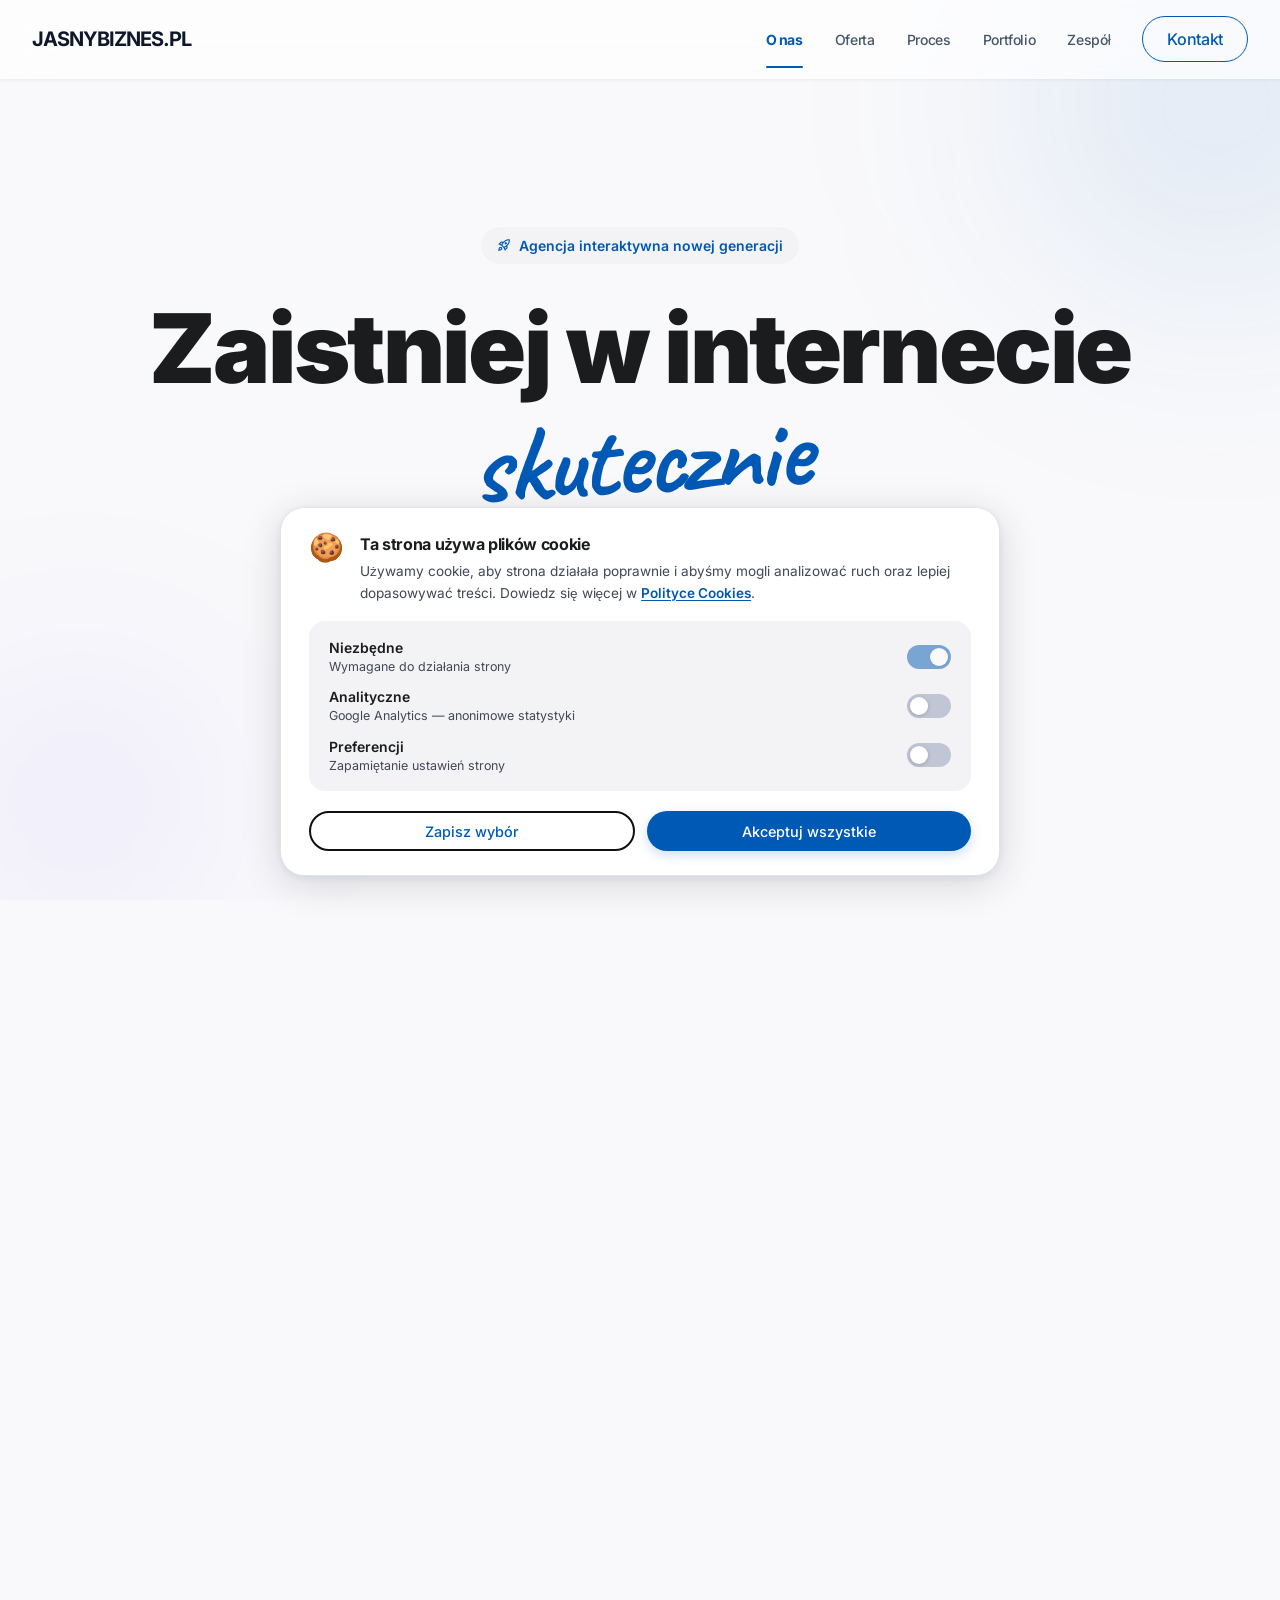
<file: index.html>
<!DOCTYPE html><html lang="pl"><head><meta charset="utf-8"/><meta name="viewport" content="width=device-width, initial-scale=1.0"/><title>JasnyBiznes.pl | Agencja Marketingowa</title><meta name="description" content="JasnyBiznes.pl – agencja interaktywna nowej generacji. Tworzymy nowoczesne strony internetowe, skuteczne SEO i profesjonalne social media dla Twojego biznesu."/><meta property="og:title" content="JasnyBiznes.pl | Agencja Marketingowa"/><meta property="og:description" content="Pomagamy firmom budować silną obecność online. Strony WWW, SEO, Social Media."/><meta property="og:type" content="website"/><meta property="og:url" content="https://jasnybiznes.pl/"/><meta property="og:image" content="https://jasnybiznes.pl/img/JasnyBiznes.pl_portfolio.webp"/><meta name="twitter:card" content="summary_large_image"/><link rel="preconnect" href="https://fonts.googleapis.com"/><link rel="preconnect" href="https://fonts.gstatic.com" crossorigin/><link rel="preload" as="style" href="https://fonts.googleapis.com/css2?family=Caveat:wght@400;700&display=swap" onload="this.onload=null;this.rel='stylesheet'"/><link rel="preload" as="style" href="https://fonts.googleapis.com/css2?family=Material+Symbols+Outlined:opsz,wght,FILL,GRAD@24,400,0,0&icon_names=arrow_back,arrow_forward,mail,rocket_launch,search_insights,share,web&display=block" onload="this.onload=null;this.rel='stylesheet'"/><noscript><link rel="stylesheet" href="https://fonts.googleapis.com/css2?family=Caveat:wght@400;700&display=swap"/><link rel="stylesheet" href="https://fonts.googleapis.com/css2?family=Material+Symbols+Outlined:opsz,wght,FILL,GRAD@24,400,0,0&icon_names=arrow_back,arrow_forward,mail,rocket_launch,search_insights,share,web&display=block"/></noscript><link rel="stylesheet" href="styles.css"/><link rel="icon" type="image/x-icon" href="img/favicon.ico"></head><body><nav class="navbar"><div class="navbar__inner"><a href="https://jasnybiznes.pl/" class="navbar__logo">JasnyBiznes.pl</a><div class="navbar__links" id="navbar-links"><a class="navbar__link" href="#onas">O nas</a><a class="navbar__link" href="#oferta">Oferta</a><a class="navbar__link" href="#proces">Proces</a><a class="navbar__link" href="#portfolio">Portfolio</a><a class="navbar__link" href="#zespol">Zespół</a><a class="btn btn--outline" href="#kontakt">Kontakt</a><span class="navbar__indicator" id="navbar-indicator"></span></div><button class="navbar__hamburger" id="hamburger" aria-label="Otwórz menu" aria-expanded="false"><span></span><span></span><span></span></button></div><div class="navbar__mobile" id="mobile-menu"><a class="navbar__mobile-link" href="#onas">O nas</a><a class="navbar__mobile-link" href="#oferta">Oferta</a><a class="navbar__mobile-link" href="#proces">Proces</a><a class="navbar__mobile-link" href="#portfolio">Portfolio</a><a class="navbar__mobile-link" href="#zespol">Zespół</a><a class="btn btn--primary" href="#kontakt">Kontakt</a></div></nav><header class="hero" id="onas"><div class="hero__content"><div class="hero__badge"><span class="material-symbols-outlined">rocket_launch</span> Agencja interaktywna nowej generacji </div><h1 class="hero__title"> Zaistniej w internecie<br/><span class="hero__title-accent">skutecznie</span></h1><p class="hero__description"> Pomagamy firmom budować silną obecność online poprzez nowoczesne strony internetowe, skuteczne SEO oraz profesjonalne zarządzanie social mediami. </p><div class="hero__cta"><a class="btn btn--primary btn--lg" href="#oferta">Sprawdź ofertę</a><a class="btn btn--outline btn--lg" href="#kontakt">Skontaktuj się</a></div></div><div class="hero__bg-blob hero__bg-blob--top"></div><div class="hero__bg-blob hero__bg-blob--bottom"></div></header><section class="section section--alt" id="oferta"><div class="container"><div class="section-header"><div><h2 class="section__title">Nasza Oferta</h2><p class="section__subtitle">Dostarczamy kompleksowe rozwiązania cyfrowe, które przekładają się na realny wzrost Twojego biznesu.</p></div><div class="section__accent">kompleksowo &amp; nowocześnie</div></div><div class="cards-grid"><div class="card"><div class="card__icon"><span class="material-symbols-outlined">web</span></div><h3 class="card__title">Strony Internetowe</h3><p class="card__text">Tworzymy nowoczesne i responsywne witryny, które zachwycają designem i konwertują użytkowników w klientów.</p></div><div class="card"><div class="card__icon"><span class="material-symbols-outlined">search_insights</span></div><h3 class="card__title">Pozycjonowanie SEO</h3><p class="card__text">Zadbamy o to, aby Twoja marka znalazła się na pierwszej stronie wyników wyszukiwania Google.</p></div><div class="card"><div class="card__icon"><span class="material-symbols-outlined">share</span></div><h3 class="card__title">Social Media</h3><p class="card__text">Budujemy zaangażowane społeczności i tworzymy treści, które przyciągają uwagę w zalewie informacji.</p></div></div></div></section><section class="section" id="proces"><div class="container"><div class="section-header section-header--center"><span class="section__accent-label">jak działamy</span><h2 class="section__title">Proces współpracy</h2></div><div class="process"><div class="process__line"></div><div class="process__steps"><div class="step"><div class="step__number">1</div><h3 class="step__title">Briefing</h3><p class="step__text">Rozmawiamy o Twoich celach i potrzebach biznesowych.</p></div><div class="step"><div class="step__number">2</div><h3 class="step__title">Strategia</h3><p class="step__text">Opracowujemy plan działania i wybieramy najlepsze narzędzia.</p></div><div class="step"><div class="step__number">3</div><h3 class="step__title">Realizacja</h3><p class="step__text">Wdrażamy projekt, dbając o każdy najmniejszy detal.</p></div><div class="step"><div class="step__number">4</div><h3 class="step__title">Wsparcie</h3><p class="step__text">Monitorujemy efekty i optymalizujemy działania.</p></div></div></div></div></section><section class="section section--alt" id="portfolio"><div class="container"><div class="section-header--center"><h2 class="section__title section__title--center">Nasze prace</h2><p class="section__subtitle" style="text-align: center; max-width: 600px; margin: 0 auto 3rem;"> Zobacz wybrane projekty, które zrealizowaliśmy dla naszych klientów w ostatnim czasie. </p></div></div><div class="portfolio-marquee" id="portfolio-marquee"><div class="portfolio-track" id="portfolio-track"><div class="portfolio-item"><img src="img/JasnyBiznes.pl_portfolio.webp" alt="Strona JasnyBiznes.pl wykonana przez JasnyBiznes.pl" loading="lazy" width="665" height="416"></div><div class="portfolio-item"><img src="img/ArboSerwisBeskidy.pl_portfolio.webp" alt="Strona ArboSerwisBeskidy.pl wykonana przez JasnyBiznes.pl" loading="lazy" width="665" height="416"></div></div></div></section><section class="section" id="zespol"><div class="container"><div class="section-header section-header--center"><h2 class="section__title">Poznaj <span class="team__title-accent">nasz zespół</span></h2></div><div class="team"><div class="team__slider-wrap"><div class="team__slider" id="team-slider"><div class="team-member"><div class="team-member__avatar-wrap"><img class="team-member__avatar" alt="Creative Director portrait" src="img/memojiTymon.webp" width="200" height="200" loading="lazy"/></div><h3 class="team-member__name">Tymon Kryszyłowicz</h3><p class="team-member__role">Creative Director &amp; Founder</p><ul class="team-member__facts"><li>— Fan minimalistycznego designu</li><li>— Miłośnik czystego kodu</li><li>— Pasjonat typografii</li></ul></div><div class="team-member"><div class="team-member__avatar-wrap"><img class="team-member__avatar" alt="Lead Developer portrait" src="img/memojiKuba.webp" width="200" height="200" loading="lazy"/></div><h3 class="team-member__name">Jakub Kocurkiewicz</h3><p class="team-member__role">Lead Developer</p><ul class="team-member__facts"><li>— Koduje szybciej niż myśli</li><li>— Pije za dużo espresso</li><li>— Tłumaczy język maszynowy na ludzki</li></ul></div></div></div><div class="team__dots" id="team-dots"></div></div></div></section><section class="section section--white" id="opinie"><div class="container"><div class="testimonials__container"><div class="testimonials" id="testimonials-slider"><div class="testimonial"><div class="testimonial__stars"><span class="star-filled">★</span><span class="star-filled">★</span><span class="star-filled">★</span><span class="star-filled">★</span><span class="star-filled">★</span></div><blockquote class="testimonial__quote"> "Treść opini 1" </blockquote><div class="testimonial__author">Imie Nazwisko</div><div class="testimonial__company">Stanowisko, Nazwa Firmy</div></div><div class="testimonial"><div class="testimonial__stars"><span class="star-filled">★</span><span class="star-filled">★</span><span class="star-filled">★</span><span class="star-filled">★</span><span class="star-filled">★</span></div><blockquote class="testimonial__quote"> "Treść opini 2" </blockquote><div class="testimonial__author">Imie Nazwisko</div><div class="testimonial__company">Stanowisko, Nazwa Firmy</div></div><div class="testimonial"><div class="testimonial__stars"><span class="star-filled">★</span><span class="star-filled">★</span><span class="star-filled">★</span><span class="star-filled">★</span><span class="star-filled">★</span></div><blockquote class="testimonial__quote"> "Treść opini 3" </blockquote><div class="testimonial__author">Imie Nazwisko</div><div class="testimonial__company">Stanowisko, Nazwa Firmy</div></div></div><div class="testimonials__nav"><button class="btn btn--outline btn--nav" id="prev-testi"><span class="material-symbols-outlined">arrow_back</span></button><div class="testimonials__dots" id="testimonials-dots"></div><button class="btn btn--outline btn--nav" id="next-testi"><span class="material-symbols-outlined">arrow_forward</span></button></div></div></div></section><section class="section" id="kontakt"><div class="contact-box"><div class="contact-box__shape contact-box__shape--top"></div><div class="contact-box__shape contact-box__shape--bottom"></div><div class="contact-box__inner"><div class="contact-info"><h2 class="contact-info__title">Zacznijmy projekt</h2><p class="contact-info__desc">Masz pytania? Chcesz otrzymać darmową wycenę? Napisz do nas, a odpowiemy w ciągu 24h.</p><div class="contact-info__items"><div class="contact-info__item"><div class="contact-info__icon"><span class="material-symbols-outlined">mail</span></div><a href="/cdn-cgi/l/email-protection#1f7470716b7e746b5f757e6c71667d7665717a6c316f73"><span class="__cf_email__" data-cfemail="0a6165647e6b617e4a606b796473686370646f79247a66">[email&#160;protected]</span></a></div></div></div><form class="contact-form" id="contact-form" novalidate><div class="contact-form__row"><div class="contact-form__field"><input class="contact-form__input" id="field-name" name="name" placeholder="Imię i Nazwisko" type="text" autocomplete="name"/><span class="contact-form__error" id="error-name"></span></div><div class="contact-form__field"><input class="contact-form__input" id="field-email" name="email" placeholder="Email" type="email" autocomplete="email"/><span class="contact-form__error" id="error-email"></span></div></div><div class="contact-form__row"><div class="contact-form__field"><input class="contact-form__input" id="field-phone" name="phone" placeholder="Telefon" type="tel" autocomplete="tel"/><span class="contact-form__error" id="error-phone"></span></div><div class="contact-form__field"><label for="field-service" class="sr-only">Czego potrzebujesz?</label><select class="contact-form__input contact-form__select" name="service" id="field-service"><option value="" disabled hidden selected>Czego potrzebujesz?</option><option>Strona internetowa</option><option>Social Media</option><option>Kompleksowa obsługa</option><option>Inne...</option></select></div></div><div class="contact-form__field"><p class="contact-form__hours-label">Preferowane godziny kontaktu telefonicznego:</p><div class="hours-slider" id="hours-slider"><div class="hours-slider__track" id="hours-track"><div class="hours-slider__fill" id="hours-fill"></div><div class="hours-slider__thumb" id="hours-thumb-from" data-which="from"></div><div class="hours-slider__thumb" id="hours-thumb-to" data-which="to"></div></div><div class="hours-slider__values"><span class="hours-slider__pill" id="hours-val-from">9:00</span><span class="hours-slider__dash">—</span><span class="hours-slider__pill" id="hours-val-to">14:00</span></div></div><input type="hidden" name="hours_from" id="field-hours-from" value="9:00"/><input type="hidden" name="hours_to" id="field-hours-to" value="14:00"/></div><div class="contact-form__field"><textarea class="contact-form__input contact-form__textarea" id="field-message" name="message" placeholder="Wiadomość" rows="3"></textarea><span class="contact-form__error" id="error-message"></span></div><div class="contact-form__field contact-form__field--checkbox"><label class="contact-form__checkbox-label"><input type="checkbox" id="field-terms" name="terms" required><span class="contact-form__checkbox-text"> Akceptuję <a href="informacje.html#regulamin" target="_blank">regulamin</a> oraz <a href="informacje.html#polityka-prywatnosci" target="_blank">politykę prywatności</a>. </span></label><span class="contact-form__error" id="error-terms"></span></div><button class="btn btn--primary btn--full" id="submit-btn" type="submit">Wyślij wiadomość</button><input type="text" name="website" id="field-website" autocomplete="off" style="position:absolute;left:-9999px;top:-9999px;opacity:0;pointer-events:none;" tabindex="-1" aria-hidden="true"/><input type="hidden" name="_flt" id="field-flt"/></form></div></div></section><footer class="footer"><div class="container"><div class="footer__grid"><div class="footer__brand"><div class="footer__logo">JasnyBiznes.pl</div><p class="footer__tagline">Design with 💙</p></div><div class="footer__col footer__col--firma"><h3 class="footer__col-title">Firma</h3><ul class="footer__links"><li><a class="footer__link" href="#onas">O nas</a></li><li><a class="footer__link" href="#proces">Proces</a></li><li><a class="footer__link" href="#portfolio">Portfolio</a></li></ul></div><div class="footer__col"><h3 class="footer__col-title">Usługi</h3><ul class="footer__links"><li><a class="footer__link" href="#oferta">Strony WWW</a></li><li><a class="footer__link" href="#oferta">SEO &amp; Ads</a></li><li><a class="footer__link" href="#oferta">Social Media</a></li></ul></div><div class="footer__col"><h3 class="footer__col-title">Informacje</h3><ul class="footer__links"><li><a class="footer__link" href="informacje.html#polityka-prywatnosci">Polityka Prywatności</a></li><li><a class="footer__link" href="informacje.html#regulamin">Regulamin</a></li><li><a class="footer__link" href="informacje.html#cookies">Cookies</a></li></ul></div></div><div class="footer__bottom"> © 2026 JasnyBiznes.pl Wszelkie prawa zastrzeżone. </div></div></footer><div class="cookie-banner" id="cookie-banner" role="dialog" aria-label="Zgoda na pliki cookie" aria-modal="true"><div class="cookie-banner__top"><div class="cookie-banner__icon">🍪</div><div><p class="cookie-banner__title">Ta strona używa plików cookie</p><p class="cookie-banner__text"> Używamy cookie, aby strona działała poprawnie i abyśmy mogli analizować ruch oraz lepiej dopasowywać treści. Dowiedz się więcej w <a href="informacje.html#cookies" target="_blank">Polityce Cookies</a>. </p></div></div><div class="cookie-banner__toggles"><div class="cookie-toggle"><div><div class="cookie-toggle__label">Niezbędne</div><div class="cookie-toggle__desc">Wymagane do działania strony</div></div><label class="cookie-toggle__switch" aria-label="Cookie niezbędne (wymagane)"><input type="checkbox" checked disabled aria-label="Cookie niezbędne — zawsze włączone"/><span class="cookie-toggle__track"></span></label></div><div class="cookie-toggle"><div><div class="cookie-toggle__label">Analityczne</div><div class="cookie-toggle__desc">Google Analytics — anonimowe statystyki</div></div><label class="cookie-toggle__switch" aria-label="Cookie analityczne"><input type="checkbox" id="cookie-analytics" aria-label="Włącz cookie analityczne"/><span class="cookie-toggle__track"></span></label></div><div class="cookie-toggle"><div><div class="cookie-toggle__label">Preferencji</div><div class="cookie-toggle__desc">Zapamiętanie ustawień strony</div></div><label class="cookie-toggle__switch" aria-label="Cookie preferencji"><input type="checkbox" id="cookie-prefs" aria-label="Włącz cookie preferencji"/><span class="cookie-toggle__track"></span></label></div></div><div class="cookie-banner__actions"><button class="btn btn--outline" id="cookie-save">Zapisz wybór</button><button class="btn btn--primary" id="cookie-accept-all">Akceptuj wszystkie</button></div></div><script src="main.js" defer></script></body></html>
</file>
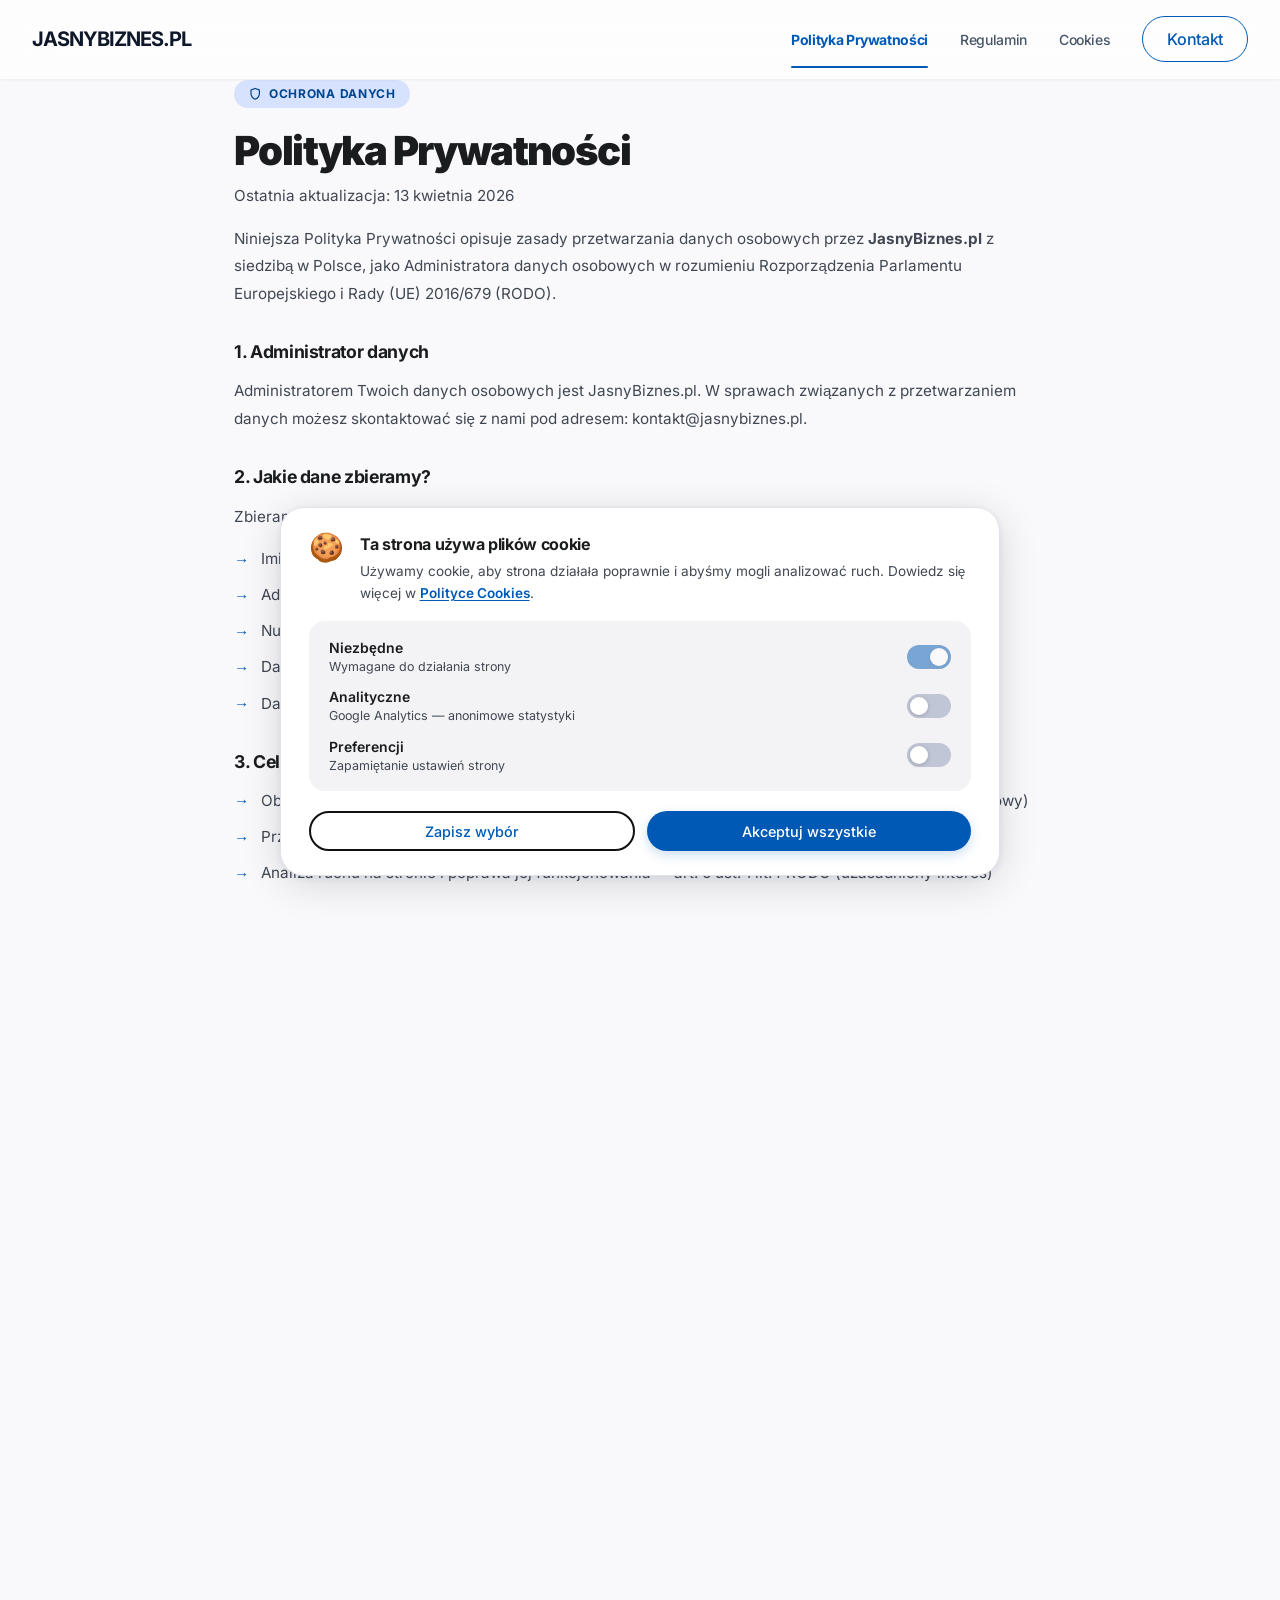
<file: informacje.html>
<!DOCTYPE html><html lang="pl"><head><meta charset="utf-8"/><meta name="viewport" content="width=device-width, initial-scale=1.0"/><title>JasnyBiznes.pl | Informacje prawne</title><meta name="description" content="Polityka prywatności, regulamin oraz polityka cookies serwisu JasnyBiznes.pl – agencja marketingowa."/><meta property="og:title" content="JasnyBiznes.pl | Informacje prawne"/><meta property="og:description" content="Polityka prywatności, regulamin i cookies serwisu JasnyBiznes.pl."/><meta property="og:type" content="website"/><meta property="og:url" content="https://jasnybiznes.pl/informacje.html"/><noscript></noscript><link rel="stylesheet" href="styles.css"/><style> /* ── Nadpisania scroll-snap dla tej podstrony ── */ body { scroll-snap-type: none; } section, header, footer { scroll-snap-align: none; min-height: unset; } /* ── Nagłówek podstrony ── */ .legal-hero { padding: 9rem 1.5rem 4rem; background: linear-gradient(135deg, var(--color-primary) 0%, var(--color-secondary) 100%); text-align: center; position: relative; overflow: hidden; } .legal-hero::before { content: ''; position: absolute; inset: 0; background: radial-gradient(ellipse at 30% 50%, rgba(255,255,255,0.08) 0%, transparent 60%), radial-gradient(ellipse at 80% 20%, rgba(255,255,255,0.06) 0%, transparent 50%); } .legal-hero__badge { display: inline-flex; align-items: center; gap: 0.5rem; background: rgba(255,255,255,0.15); border: 1px solid rgba(255,255,255,0.25); border-radius: var(--radius-full); padding: 0.4rem 1rem; font-size: 0.8rem; font-weight: 600; color: #fff; letter-spacing: 0.05em; text-transform: uppercase; margin-bottom: 1.5rem; position: relative; } .legal-hero__title { font-size: clamp(2rem, 5vw, 3.5rem); font-weight: 900; color: #fff; letter-spacing: -0.04em; line-height: 1.1; position: relative; } .legal-hero__sub { margin-top: 1rem; color: rgba(255,255,255,0.75); font-size: 1rem; position: relative; } /* ── Nawigacja po sekcjach ── */ .legal-nav { position: sticky; top: 72px; z-index: 40; background: rgba(255,255,255,0.92); backdrop-filter: blur(20px); border-bottom: 1px solid var(--color-surface-variant); box-shadow: 0 2px 12px rgba(0,0,0,0.05); } .legal-nav__inner { max-width: var(--max-width); margin-inline: auto; padding: 0 1.5rem; display: flex; gap: 0; overflow-x: auto; -ms-overflow-style: none; scrollbar-width: none; } .legal-nav__inner::-webkit-scrollbar { display: none; } .legal-nav__link { display: flex; align-items: center; gap: 0.5rem; padding: 1rem 1.5rem; font-weight: 600; font-size: 0.875rem; color: var(--color-outline); white-space: nowrap; border-bottom: 2.5px solid transparent; transition: color 0.2s, border-color 0.2s; } .legal-nav__link:hover { color: var(--color-primary); } .legal-nav__link.active { color: var(--color-primary); border-bottom-color: var(--color-primary); } /* ── Treść prawna ── */ .legal-wrapper { max-width: 860px; margin-inline: auto; padding: 0 1.5rem; } .legal-section { padding: 5rem 0; border-bottom: 1px solid var(--color-surface-variant); } .legal-section:last-child { border-bottom: none; } .legal-section__tag { display: inline-flex; align-items: center; gap: 0.4rem; background: var(--color-primary-fixed); color: var(--color-on-primary-fixed-variant); border-radius: var(--radius-full); padding: 0.3rem 0.9rem; font-size: 0.75rem; font-weight: 700; letter-spacing: 0.06em; text-transform: uppercase; margin-bottom: 1.25rem; } .legal-section__title { font-size: clamp(1.75rem, 3.5vw, 2.5rem); font-weight: 900; letter-spacing: -0.04em; color: var(--color-on-surface); margin-bottom: 0.5rem; line-height: 1.15; } .legal-section__updated { font-size: 0.8rem; color: var(--color-outline); margin-bottom: 2.5rem; } .legal-section h3 { font-size: 1.1rem; font-weight: 700; color: var(--color-on-surface); margin: 2rem 0 0.75rem; letter-spacing: -0.02em; } .legal-section p { font-size: 0.95rem; line-height: 1.8; color: var(--color-on-surface-variant); margin-bottom: 1rem; } .legal-section ul { list-style: none; margin: 0.5rem 0 1.25rem; display: flex; flex-direction: column; gap: 0.6rem; } .legal-section ul li { display: flex; gap: 0.75rem; align-items: flex-start; font-size: 0.95rem; line-height: 1.7; color: var(--color-on-surface-variant); } .legal-section ul li::before { content: '→'; color: var(--color-primary); font-weight: 700; flex-shrink: 0; margin-top: 0.05em; } .legal-callout { background: var(--color-surface-container-low); border-left: 3px solid var(--color-primary); border-radius: 0 var(--radius-sm) var(--radius-sm) 0; padding: 1.25rem 1.5rem; margin: 1.5rem 0; font-size: 0.9rem; line-height: 1.7; color: var(--color-on-surface-variant); } .legal-callout strong { color: var(--color-primary); } .legal-contact-card { background: linear-gradient(135deg, var(--color-primary) 0%, var(--color-secondary) 100%); border-radius: var(--radius-md); padding: 2rem 2.5rem; margin-top: 3rem; display: flex; align-items: center; gap: 1.5rem; color: #fff; flex-wrap: wrap; } .legal-contact-card__icon { font-size: 2.5rem; flex-shrink: 0; } .legal-contact-card__text h4 { font-weight: 800; font-size: 1.1rem; margin-bottom: 0.25rem; } .legal-contact-card__text p { color: rgba(255,255,255,0.8); font-size: 0.9rem; margin: 0; } .legal-contact-card__text a { color: #fff; text-decoration: underline; font-weight: 600; } /* ── Cookies toggle tabela ── */ .cookies-table { width: 100%; border-collapse: collapse; margin: 1.5rem 0; font-size: 0.875rem; } .cookies-table th { text-align: left; padding: 0.75rem 1rem; background: var(--color-surface-container-low); color: var(--color-on-surface); font-weight: 700; border-bottom: 2px solid var(--color-surface-variant); } .cookies-table td { padding: 0.75rem 1rem; border-bottom: 1px solid var(--color-surface-variant); color: var(--color-on-surface-variant); vertical-align: top; line-height: 1.6; } .cookies-table tr:last-child td { border-bottom: none; } .badge-pill { display: inline-block; padding: 0.2rem 0.6rem; border-radius: var(--radius-full); font-size: 0.75rem; font-weight: 600; } .badge-pill--required { background: #dcfce7; color: #166534; } .badge-pill--optional { background: #fef9c3; color: #854d0e; } </style><link rel="stylesheet" href="https://fonts.googleapis.com/css2?family=Caveat:wght@400;700&family=Material+Symbols+Outlined:opsz,wght,FILL,GRAD@24,400,0,0&icon_names=cookie,description,mail,shield&display=block"/></head><body><nav class="navbar"><div class="navbar__inner"><a href="https://jasnybiznes.pl/" class="navbar__logo">JasnyBiznes.pl</a><div class="navbar__links" id="navbar-links"><a class="navbar__link" href="#polityka-prywatnosci">Polityka Prywatności</a><a class="navbar__link" href="#regulamin">Regulamin</a><a class="navbar__link" href="#cookies">Cookies</a><a class="btn btn--outline" href="index.html#kontakt">Kontakt</a><span class="navbar__indicator" id="navbar-indicator"></span></div><button class="navbar__hamburger" id="hamburger" aria-label="Otwórz menu" aria-expanded="false"><span></span><span></span><span></span></button></div><div class="navbar__mobile" id="mobile-menu"><a class="navbar__mobile-link" href="#polityka-prywatnosci">Polityka Prywatności</a><a class="navbar__mobile-link" href="#regulamin">Regulamin</a><a class="navbar__mobile-link" href="#cookies">Cookies</a><a class="btn btn--primary" href="index.html#kontakt">Kontakt</a></div></nav><main><div class="legal-wrapper"><section class="legal-section" id="polityka-prywatnosci"><div class="legal-section__tag"><span class="material-symbols-outlined" style="font-size:0.9rem">shield</span> Ochrona danych </div><h2 class="legal-section__title">Polityka Prywatności</h2><p class="legal-section__updated">Ostatnia aktualizacja: 13 kwietnia 2026</p><p>Niniejsza Polityka Prywatności opisuje zasady przetwarzania danych osobowych przez <strong>JasnyBiznes.pl</strong> z siedzibą w Polsce, jako Administratora danych osobowych w rozumieniu Rozporządzenia Parlamentu Europejskiego i Rady (UE) 2016/679 (RODO).</p><h3>1. Administrator danych</h3><p>Administratorem Twoich danych osobowych jest JasnyBiznes.pl. W sprawach związanych z przetwarzaniem danych możesz skontaktować się z nami pod adresem: <a href="mailto:kontakt@jasnybiznes.pl">kontakt@jasnybiznes.pl</a>.</p><h3>2. Jakie dane zbieramy?</h3><p>Zbieramy wyłącznie dane niezbędne do świadczenia naszych usług i kontaktu z Tobą:</p><ul><li>Imię i nazwisko — do identyfikacji i personalizacji komunikacji</li><li>Adres e-mail — do prowadzenia korespondencji i realizacji usług</li><li>Numer telefonu — do kontaktu w sprawach projektowych</li><li>Dane dotyczące zapytania — treść wiadomości i wybrany rodzaj usługi</li><li>Dane techniczne — adres IP, typ przeglądarki, czas wizyty (pliki cookie)</li></ul><h3>3. Cel i podstawa przetwarzania</h3><ul><li>Obsługa formularza kontaktowego i odpowiedź na zapytania — art. 6 ust. 1 lit. b RODO (wykonanie umowy)</li><li>Przesyłanie informacji handlowych (jeśli wyraziłeś zgodę) — art. 6 ust. 1 lit. a RODO</li><li>Analiza ruchu na stronie i poprawa jej funkcjonowania — art. 6 ust. 1 lit. f RODO (uzasadniony interes)</li><li>Wypełnienie obowiązków prawnych — art. 6 ust. 1 lit. c RODO</li></ul><div class="legal-callout"><strong>Nie sprzedajemy Twoich danych.</strong> Żadne dane osobowe nie są udostępniane osobom trzecim w celach marketingowych bez Twojej wyraźnej zgody. </div><h3>4. Okres przechowywania danych</h3><p>Dane przetwarzamy przez czas niezbędny do realizacji celów, w jakich zostały zebrane. Dane z formularza kontaktowego przechowujemy przez 3 lata od ostatniego kontaktu, chyba że nawiązana współpraca wymaga dłuższego okresu.</p><h3>5. Twoje prawa</h3><p>Na mocy RODO przysługuje Ci prawo do:</p><ul><li>Dostępu do swoich danych i otrzymania ich kopii</li><li>Sprostowania (poprawiania) swoich danych</li><li>Usunięcia danych („prawo do bycia zapomnianym")</li><li>Ograniczenia przetwarzania danych</li><li>Przenoszenia danych do innego administratora</li><li>Wniesienia skargi do Prezesa UODO (Urząd Ochrony Danych Osobowych)</li></ul><h3>6. Bezpieczeństwo danych</h3><p>Stosujemy techniczne i organizacyjne środki bezpieczeństwa, w tym szyfrowanie HTTPS, aby chronić Twoje dane przed nieautoryzowanym dostępem, utratą lub zniszczeniem.</p></section><section class="legal-section" id="regulamin"><div class="legal-section__tag"><span class="material-symbols-outlined" style="font-size:1rem">description</span> Zasady korzystania </div><h2 class="legal-section__title">Regulamin</h2><p class="legal-section__updated">Ostatnia aktualizacja: 13 kwietnia 2026</p><p>Niniejszy Regulamin określa zasady korzystania ze strony internetowej <strong>JasnyBiznes.pl</strong> oraz warunki świadczenia usług przez JasnyBiznes.pl. Korzystanie ze strony oznacza akceptację poniższych postanowień.</p><h3>§1. Postanowienia ogólne</h3><p>Właścicielem serwisu JasnyBiznes.pl jest JasnyBiznes.pl, świadcząca usługi z zakresu tworzenia stron internetowych, pozycjonowania SEO oraz obsługi social media. Serwis dostępny jest pod adresem <strong>JasnyBiznes.pl</strong>.</p><h3>§2. Zasady korzystania ze strony</h3><p>Użytkownik zobowiązuje się do korzystania z serwisu zgodnie z prawem i dobrymi obyczajami. W szczególności zabrania się:</p><ul><li>Kopiowania i rozpowszechniania treści serwisu bez zgody właściciela</li><li>Podejmowania działań mogących zakłócić prawidłowe funkcjonowanie serwisu</li><li>Przesyłania treści o charakterze bezprawnym lub naruszającym prawa osób trzecich</li><li>Używania automatycznych narzędzi do masowego pobierania danych (web scraping)</li></ul><h3>§3. Świadczenie usług</h3><p>Warunki realizacji konkretnych usług (strony internetowe, SEO, social media) określane są indywidualnie w odrębnych umowach zawieranych z Klientem. Formularz kontaktowy służy wyłącznie do nawiązania wstępnego kontaktu i złożenia zapytania ofertowego.</p><div class="legal-callout"><strong>Ważne:</strong> Wypełnienie formularza kontaktowego nie jest równoznaczne z zawarciem umowy o świadczenie usług. Umowa zostaje zawarta wyłącznie po pisemnym potwierdzeniu przez obie strony. </div><h3>§4. Własność intelektualna</h3><p>Wszelkie treści zamieszczone na stronie JasnyBiznes.pl — w tym teksty, grafiki, logotypy, zdjęcia i kod źródłowy — stanowią własność JasnyBiznes.pl lub jej partnerów i są chronione przepisami prawa autorskiego. Ich wykorzystanie wymaga pisemnej zgody.</p><h3>§5. Odpowiedzialność</h3><p>JasnyBiznes.pl dokłada wszelkich starań, aby informacje prezentowane na stronie były aktualne i rzetelne, jednak nie ponosi odpowiedzialności za:</p><ul><li>Przerwy w działaniu serwisu wynikające z przyczyn technicznych lub awarii</li><li>Treści zamieszczone przez Użytkowników za pośrednictwem formularza</li><li>Skutki korzystania z serwisu niezgodnie z niniejszym Regulaminem</li></ul><h3>§6. Zmiany Regulaminu</h3><p>JasnyBiznes.pl zastrzega sobie prawo do zmiany Regulaminu. O istotnych zmianach poinformujemy poprzez ogłoszenie na stronie. Korzystanie ze strony po opublikowaniu zmian oznacza ich akceptację.</p><h3>§7. Prawo właściwe</h3><p>W sprawach nieuregulowanych niniejszym Regulaminem zastosowanie mają przepisy polskiego prawa, w szczególności Kodeksu Cywilnego oraz ustawy o świadczeniu usług drogą elektroniczną.</p></section><section class="legal-section" id="cookies"><div class="legal-section__tag"><span class="material-symbols-outlined" style="font-size:0.9rem">cookie</span> Pliki cookie </div><h2 class="legal-section__title">Polityka Cookies</h2><p class="legal-section__updated">Ostatnia aktualizacja: 13 kwietnia 2026</p><p>Strona JasnyBiznes.pl używa plików cookie (tzw. „ciasteczek") — małych plików tekstowych zapisywanych na Twoim urządzeniu. Wyjaśniamy, do czego służą i jak możesz nimi zarządzać.</p><h3>Czym są pliki cookie?</h3><p>Pliki cookie to małe dane tekstowe przechowywane w przeglądarce internetowej. Pozwalają stronie zapamiętać Twoje preferencje, zapewnić prawidłowe działanie funkcji oraz analizować ruch w serwisie.</p><h3>Jakich plików cookie używamy?</h3><table class="cookies-table"><thead><tr><th>Nazwa / kategoria</th><th>Cel</th><th>Czas trwania</th><th>Typ</th></tr></thead><tbody><tr><td><strong>Sesyjne</strong></td><td>Zapewniają działanie formularzy i nawigacji po stronie</td><td>Do zamknięcia przeglądarki</td><td><span class="badge-pill badge-pill--required">Niezbędne</span></td></tr><tr><td><strong>Preferencji</strong></td><td>Zapamiętują wybrane przez Ciebie ustawienia (np. język)</td><td>12 miesięcy</td><td><span class="badge-pill badge-pill--optional">Opcjonalne</span></td></tr><tr><td><strong>Zgoda cookie</strong></td><td>Zapamiętuje Twój wybór dotyczący plików cookie (klucz: jb_cookie_consent)</td><td>Do wyczyszczenia danych przeglądarki</td><td><span class="badge-pill badge-pill--optional">Opcjonalne</span></td></tr></tbody></table><div class="legal-callout"><strong>Cookies niezbędne</strong> są aktywowane automatycznie i nie wymagają Twojej zgody — bez nich strona nie działałaby poprawnie. <strong>Cookies opcjonalne</strong> aktywowane są tylko po wyrażeniu przez Ciebie zgody. </div><h3>Jak zarządzać plikami cookie?</h3><p>Masz pełną kontrolę nad plikami cookie. Możesz je zarządzać na kilka sposobów:</p><ul><li>Poprzez ustawienia przeglądarki — każda przeglądarka pozwala blokować lub usuwać pliki cookie</li><li><li>Poprzez banner cookie dostępny przy pierwszej wizycie na stronie</li></ul><h3>Blokowanie cookies a funkcjonowanie strony</h3><p>Wyłączenie wszystkich plików cookie może spowodować, że niektóre funkcje strony będą działać niepoprawnie lub będą niedostępne. Niezbędne pliki cookie są konieczne do podstawowego działania serwisu.</p><h3>Zmiany w polityce cookies</h3><p>Zastrzegamy sobie prawo do zmiany niniejszej Polityki Cookies w dowolnym momencie. Zmiany wejdą w życie z dniem opublikowania zaktualizowanego dokumentu na stronie.</p></section></div></main><footer class="footer"><div class="container"><div class="footer__grid"><div class="footer__brand"><div class="footer__logo">JasnyBiznes.pl</div><p class="footer__tagline">Design with 💙</p></div><div class="footer__col footer__col--firma"><h3 class="footer__col-title">Firma</h3><ul class="footer__links"><li><a class="footer__link" href="index.html#onas">O nas</a></li><li><a class="footer__link" href="index.html#proces">Proces</a></li><li><a class="footer__link" href="index.html#portfolio">Portfolio</a></li></ul></div><div class="footer__col"><h3 class="footer__col-title">Usługi</h3><ul class="footer__links"><li><a class="footer__link" href="index.html#oferta">Strony WWW</a></li><li><a class="footer__link" href="index.html#oferta">SEO &amp; Ads</a></li><li><a class="footer__link" href="index.html#oferta">Social Media</a></li></ul></div><div class="footer__col"><h3 class="footer__col-title">Informacje</h3><ul class="footer__links"><li><a class="footer__link" href="#polityka-prywatnosci">Polityka Prywatności</a></li><li><a class="footer__link" href="#regulamin">Regulamin</a></li><li><a class="footer__link" href="#cookies">Cookies</a></li></ul></div></div><div class="footer__bottom"> © 2026 JasnyBiznes.pl Wszelkie prawa zastrzeżone. </div></div></footer><script>
// ── Hamburger ──
const hamburger = document.getElementById('hamburger');
const mobileMenu = document.getElementById('mobile-menu');
hamburger?.addEventListener('click', () => { const open = mobileMenu.classList.toggle('navbar__mobile--open'); hamburger.classList.toggle('navbar__hamburger--open', open); hamburger.setAttribute('aria-expanded', open);
});
mobileMenu?.querySelectorAll('a').forEach(link => { link.addEventListener('click', () => { mobileMenu.classList.remove('navbar__mobile--open'); hamburger.classList.remove('navbar__hamburger--open'); hamburger.setAttribute('aria-expanded', false); });
}); // ── Navbar cień ──
const navbar = document.querySelector('.navbar');
window.addEventListener('scroll', () => { navbar.style.boxShadow = window.scrollY > 20 ? '0 4px 20px rgba(0,0,0,0.1)' : '0 1px 3px rgba(0,0,0,0.06)';
}); // ── Sliding indicator w navbarze ──
const navLinks = document.querySelectorAll('.navbar__link');
const indicator = document.getElementById('navbar-indicator');
const navLinksWrap = document.getElementById('navbar-links'); function moveIndicator(link) { if (!indicator || !navLinksWrap || !link) return; if (window.innerWidth < 768) return; const wrapRect = navLinksWrap.getBoundingClientRect(); const linkRect = link.getBoundingClientRect(); indicator.style.left = (linkRect.left - wrapRect.left) + 'px'; indicator.style.width = linkRect.width + 'px'; indicator.classList.add('navbar__indicator--visible');
} window.addEventListener('resize', () => { const activeLink = document.querySelector('.navbar__link.active'); moveIndicator(activeLink);
}); // ── Quick-nav tabs + navbar sync przy przewijaniu ──
const tabLinks = document.querySelectorAll('.legal-nav__link');
const sections = document.querySelectorAll('.legal-section'); const sectionObserver = new IntersectionObserver((entries) => { entries.forEach(entry => { if (!entry.isIntersecting) return; const id = entry.target.id; // Tab nav tabLinks.forEach(l => { l.classList.toggle('active', l.getAttribute('href') === `#${id}`); }); });
}, { threshold: 0.4, rootMargin: '-20% 0px -60% 0px' }); sections.forEach(s => sectionObserver.observe(s));
</script><div class="cookie-banner" id="cookie-banner" role="dialog" aria-label="Zgoda na pliki cookie" aria-modal="true"><div class="cookie-banner__top"><div class="cookie-banner__icon">🍪</div><div><p class="cookie-banner__title">Ta strona używa plików cookie</p><p class="cookie-banner__text"> Używamy cookie, aby strona działała poprawnie i abyśmy mogli analizować ruch. Dowiedz się więcej w <a href="#cookies">Polityce Cookies</a>. </p></div></div><div class="cookie-banner__toggles"><div class="cookie-toggle"><div><div class="cookie-toggle__label">Niezbędne</div><div class="cookie-toggle__desc">Wymagane do działania strony</div></div><label class="cookie-toggle__switch"><input type="checkbox" checked disabled/><span class="cookie-toggle__track"></span></label></div><div class="cookie-toggle"><div><div class="cookie-toggle__label">Analityczne</div><div class="cookie-toggle__desc">Google Analytics — anonimowe statystyki</div></div><label class="cookie-toggle__switch"><input type="checkbox" id="cookie-analytics"/><span class="cookie-toggle__track"></span></label></div><div class="cookie-toggle"><div><div class="cookie-toggle__label">Preferencji</div><div class="cookie-toggle__desc">Zapamiętanie ustawień strony</div></div><label class="cookie-toggle__switch"><input type="checkbox" id="cookie-prefs"/><span class="cookie-toggle__track"></span></label></div></div><div class="cookie-banner__actions"><button class="btn btn--outline" id="cookie-save">Zapisz wybór</button><button class="btn btn--primary" id="cookie-accept-all">Akceptuj wszystkie</button></div></div><script src="main.js" defer></script><script>document.querySelectorAll("#ce").forEach(el=>{el.outerHTML='<a href="mailto:kontakt@jasnybiznes.pl">kontakt@jasnybiznes.pl</a>';})</script></body></html>
</file>
<file: styles.css>
@font-face{font-family:'Inter';font-style:normal;font-weight:400;font-display:swap;src:url('fonts/inter-v20-latin-regular.woff2') format('woff2')}@font-face{font-family:'Inter';font-style:normal;font-weight:500;font-display:swap;src:url('fonts/inter-v20-latin-500.woff2') format('woff2')}@font-face{font-family:'Inter';font-style:normal;font-weight:600;font-display:swap;src:url('fonts/inter-v20-latin-600.woff2') format('woff2')}@font-face{font-family:'Inter';font-style:normal;font-weight:700;font-display:swap;src:url('fonts/inter-v20-latin-700.woff2') format('woff2')}@font-face{font-family:'Inter';font-style:normal;font-weight:800;font-display:swap;src:url('fonts/inter-v20-latin-800.woff2') format('woff2')}@font-face{font-family:'Inter';font-style:normal;font-weight:900;font-display:swap;src:url('fonts/inter-v20-latin-900.woff2') format('woff2')}@font-face{font-family:'Manrope';font-style:normal;font-weight:400;font-display:swap;src:url('fonts/manrope-v20-latin-regular.woff2') format('woff2')}@font-face{font-family:'Manrope';font-style:normal;font-weight:500;font-display:swap;src:url('fonts/manrope-v20-latin-500.woff2') format('woff2')}@font-face{font-family:'Manrope';font-style:normal;font-weight:600;font-display:swap;src:url('fonts/manrope-v20-latin-600.woff2') format('woff2')}:root{--color-primary:#0059b5;--color-primary-container:#0071e3;--color-primary-fixed:#d7e2ff;--color-primary-fixed-dim:#abc7ff;--color-on-primary:#ffffff;--color-on-primary-fixed:#001b3f;--color-on-primary-fixed-variant:#00458f;--color-on-primary-container:#fcfbff;--color-inverse-primary:#abc7ff;--color-secondary:#1e00c0;--color-secondary-container:#2e0aff;--color-secondary-fixed:#e2dfff;--color-secondary-fixed-dim:#c2c1ff;--color-on-secondary:#ffffff;--color-on-secondary-fixed:#0c006a;--color-on-secondary-fixed-variant:#2700e8;--color-on-secondary-container:#bdbcff;--color-tertiary:#5b5b5c;--color-tertiary-container:#737474;--color-tertiary-fixed:#e3e2e2;--color-tertiary-fixed-dim:#c7c6c6;--color-on-tertiary:#ffffff;--color-on-tertiary-container:#fcfbfb;--color-on-tertiary-fixed:#1a1c1c;--color-on-tertiary-fixed-variant:#464747;--color-surface:#f9f9fb;--color-surface-bright:#f9f9fb;--color-surface-dim:#d9dadc;--color-surface-variant:#e2e2e4;--color-surface-tint:#005cbb;--color-surface-container-lowest:#ffffff;--color-surface-container-low:#f3f3f5;--color-surface-container:#eeeef0;--color-surface-container-high:#e8e8ea;--color-surface-container-highest:#e2e2e4;--color-on-surface:#1a1c1d;--color-on-surface-variant:#414753;--color-inverse-surface:#2f3132;--color-inverse-on-surface:#f0f0f2;--color-background:#f9f9fb;--color-on-background:#1a1c1d;--color-outline:#717785;--color-outline-variant:#c1c6d6;--color-error:#ba1a1a;--color-error-container:#ffdad6;--color-on-error:#ffffff;--color-on-error-container:#93000a;--radius-sm:1rem;--radius-md:2rem;--radius-lg:3rem;--radius-full:9999px;--font-body:'Inter',sans-serif;--font-label:'Manrope',sans-serif;--font-accent:'Caveat',cursive;--max-width:1280px;--max-width-md:1152px}*,*::before,*::after{box-sizing:border-box;margin:0;padding:0}html{scroll-behavior:smooth;height:100%;overflow:hidden}body{font-family:var(--font-body);background-color:var(--color-background);color:var(--color-on-background);line-height:1.5;height:100%;overflow-y:auto;scroll-snap-type:y mandatory;scroll-behavior:smooth;-ms-overflow-style:none;scrollbar-width:none}body::-webkit-scrollbar{display:none}img{display:block;max-width:100%}ul{list-style:none}a{text-decoration:none;color:inherit}::selection{background-color:var(--color-primary-fixed);color:var(--color-on-primary-fixed-variant)}.material-symbols-outlined{font-variation-settings:'FILL' 0,'wght' 400,'GRAD' 0,'opsz' 24;font-size:inherit;vertical-align:middle}.star{font-variation-settings:'FILL' 1,'wght' 700,'GRAD' 0,'opsz' 24 !important;color:#eab308}.container{width:100%;max-width:var(--max-width);margin-inline:auto;padding-inline:1.5rem}.btn{display:inline-flex;align-items:center;justify-content:center;gap:0.5rem;padding:0.625rem 1.5rem;border:none;border-radius:var(--radius-full);font-family:var(--font-body);font-weight:500;font-size:1rem;cursor:pointer;transition:all 0.25s ease;white-space:nowrap}.btn--primary{background-color:var(--color-primary);color:#fff;box-shadow:0 4px 12px rgba(0,89,181,0.2)}.btn--primary:hover{background-color:var(--color-primary-container)}.btn--outline{background-color:transparent;color:var(--color-primary);border:1.5px solid var(--color-primary)}.btn--outline:hover{background-color:var(--color-primary);color:#ffffff}.btn--lg{padding:1rem 2rem;font-size:1.125rem;font-weight:700}.btn--full{width:100%}.navbar{position:fixed;top:0;width:100%;z-index:50;background:rgba(255,255,255,0.7);backdrop-filter:blur(24px);border-bottom:1px solid rgba(255,255,255,0.1);box-shadow:0 1px 3px rgba(0,0,0,0.06);transition:all 0.3s ease}.navbar__inner{display:flex;justify-content:space-between;align-items:center;padding:1rem 2rem;max-width:var(--max-width);margin-inline:auto}.navbar__logo{font-size:1.25rem;font-weight:700;letter-spacing:-0.05em;color:#0f172a;text-transform:uppercase;cursor:pointer;text-decoration:none}.navbar__logo:hover{color:var(--color-primary)}.navbar__links{display:none;gap:2rem;align-items:center;font-weight:500;font-size:0.875rem;letter-spacing:-0.025em}.navbar__link{color:#475569;transition:color 0.3s}.navbar__link:hover{color:#3b82f6}.navbar__link--active{color:#2563eb;font-weight:600}.navbar__link,.navbar__mobile-link{position:relative;transition:color 0.3s ease}.navbar__link.active,.navbar__mobile-link.active{color:var(--color-primary) !important;font-weight:700}@media (min-width:768px){.navbar__links{position:relative}.navbar__indicator{position:absolute;bottom:-6px;height:2.5px;background-color:var(--color-primary);border-radius:2px;transition:left 0.35s cubic-bezier(0.4,0,0.2,1),width 0.35s cubic-bezier(0.4,0,0.2,1),opacity 0.2s ease;pointer-events:none;opacity:0}.navbar__indicator--visible{opacity:1}}@media (min-width:768px){.navbar__links{display:flex}}.navbar__hamburger{display:flex;flex-direction:column;justify-content:space-between;width:1.75rem;height:1.25rem;background:none;border:none;cursor:pointer;padding:0;flex-shrink:0}.navbar__hamburger span{display:block;height:2px;width:100%;background:#0f172a;border-radius:2px;transition:transform 0.3s ease,opacity 0.3s ease;transform-origin:center}.navbar__hamburger--open span:nth-child(1){transform:translateY(9px) rotate(45deg)}.navbar__hamburger--open span:nth-child(2){opacity:0;transform:scaleX(0)}.navbar__hamburger--open span:nth-child(3){transform:translateY(-9px) rotate(-45deg)}@media (min-width:768px){.navbar__hamburger{display:none}}.navbar__mobile{display:flex;flex-direction:column;background:rgba(255,255,255,0.97);backdrop-filter:blur(24px);padding:3rem 1.5rem;border-top:1px solid rgba(0,0,0,0.06);border-bottom:1px solid rgba(0,0,0,0.06);max-height:80vh;overflow-y:auto;align-items:center;justify-content:center;text-align:center;position:absolute;top:100%;left:0;right:0;pointer-events:none;opacity:0;transform:translateY(-10px);transition:transform 0.4s cubic-bezier(0.4,0,0.2,1),opacity 0.4s ease;z-index:40}.navbar__mobile--open .navbar__mobile-link{opacity:1;transform:translateX(0)}.navbar__mobile.navbar__mobile--open{pointer-events:auto;opacity:1;transform:translateY(0);z-index:49}.navbar__mobile-link:nth-child(1){transition-delay:0.1s}.navbar__mobile-link:nth-child(2){transition-delay:0.15s}.navbar__mobile-link:nth-child(3){transition-delay:0.2s}.navbar__mobile-link:nth-child(4){transition-delay:0.25s}.navbar__mobile-link:nth-child(5){transition-delay:0.3s}.navbar__mobile .btn{transition-delay:0.35s;opacity:0}.navbar__mobile--open .btn{opacity:1}@media (min-width:768px){.navbar__mobile{display:none !important}}.navbar__mobile-link{opacity:0;transform:translateX(-10px);transition:all 0.3s ease;padding:1.25rem 0;font-size:1.5rem;font-weight:600;width:100%}.navbar__mobile-link:hover,.navbar__mobile-link.navbar__link--active{color:#2563eb}.navbar__mobile .btn{margin-top:2rem;width:80%;padding:1rem 2rem;font-size:1.125rem}.section{min-height:100dvh;padding:6rem 1.5rem;background-color:var(--color-surface);scroll-snap-align:start;display:flex;flex-direction:column;justify-content:center;overflow-y:auto}.section--alt{background-color:var(--color-surface-container-low)}.section--white{background-color:var(--color-surface-container-lowest)}.section-header{display:flex;flex-direction:column;gap:1rem;margin-bottom:4rem}.section-header--center{text-align:center;align-items:center}@media (min-width:768px){.section-header{flex-direction:row;align-items:flex-end;justify-content:space-between}}.section__title{font-size:2.25rem;font-weight:900;color:var(--color-on-surface);margin-bottom:1rem}.section__title--center{text-align:center;margin-bottom:4rem}.section__subtitle{color:var(--color-on-surface-variant);max-width:28rem}.section__accent{font-family:var(--font-accent);font-size:1.875rem;color:var(--color-primary);transform:rotate(-2deg);display:inline-block;flex-shrink:0}.section__accent-label{font-family:var(--font-accent);font-size:2.25rem;color:var(--color-primary);display:block;margin-bottom:0.5rem}.hero{position:relative;min-height:100dvh;padding-top:8rem;padding-bottom:5rem;padding-inline:1.5rem;overflow:hidden;scroll-snap-align:start;display:flex;align-items:center}.hero__content{max-width:var(--max-width);margin-inline:auto;display:flex;flex-direction:column;align-items:center;text-align:center;position:relative;z-index:10}.hero__badge{display:inline-flex;align-items:center;gap:0.5rem;padding:0.5rem 1rem;border-radius:var(--radius-full);background-color:var(--color-surface-container-low);color:var(--color-primary);font-size:0.875rem;font-weight:600;margin-bottom:2rem}.hero__title{font-size:clamp(3rem,8vw,6rem);font-weight:900;letter-spacing:-0.025em;line-height:1.1;color:var(--color-on-surface);margin-bottom:2rem}.hero__title-accent{font-family:var(--font-accent);color:var(--color-primary);display:inline-block;transform:rotate(-3deg);font-size:1.1em}.hero__description{max-width:42rem;font-size:1.125rem;color:var(--color-on-surface-variant);line-height:1.75;margin-bottom:3rem}.hero__cta{display:flex;flex-direction:column;gap:1rem}@media (min-width:640px){.hero__cta{flex-direction:row}}@media (min-width:768px){.hero{padding-top:13rem;padding-bottom:8rem}}.hero__bg-blob{position:absolute;border-radius:var(--radius-full);pointer-events:none}.hero__bg-blob--top{top:-10%;right:-10%;width:24rem;height:24rem;background:rgba(0,89,181,0.1);filter:blur(120px)}.hero__bg-blob--bottom{bottom:-5%;left:-5%;width:18rem;height:18rem;background:rgba(46,10,255,0.05);filter:blur(100px)}.cards-grid{display:grid;grid-template-columns:1fr;gap:2rem}@media (min-width:768px){.cards-grid{grid-template-columns:repeat(3,1fr)}}.card{background:rgba(255,255,255,0.7);backdrop-filter:blur(20px);padding:2.5rem;border-radius:var(--radius-sm);box-shadow:0 1px 4px rgba(0,0,0,0.06);transition:transform 0.5s ease,box-shadow 0.5s ease}.card:hover{transform:translateY(-8px);box-shadow:0 8px 24px rgba(0,0,0,0.1)}.card__icon{width:3.5rem;height:3.5rem;background:rgba(0,89,181,0.1);color:var(--color-primary);display:flex;align-items:center;justify-content:center;border-radius:1rem;margin-bottom:2rem;font-size:1.875rem}.card__title{font-size:1.5rem;font-weight:700;margin-bottom:1rem}.card__text{color:var(--color-on-surface-variant);line-height:1.75}.process{max-width:var(--max-width-md);margin-inline:auto;position:relative}.process__line{display:none;position:absolute;top:50%;left:0;width:100%;height:2px;background:rgba(193,198,214,0.3);transform:translateY(-50%)}@media (min-width:768px){.process__line{display:block}}.process__steps{display:grid;grid-template-columns:1fr;gap:3rem;position:relative}@media (min-width:768px){.process__steps{grid-template-columns:repeat(4,1fr)}}.step{background-color:var(--color-surface);padding:1.5rem;position:relative;text-align:center}.step__number{width:4rem;height:4rem;border-radius:var(--radius-full);background-color:var(--color-surface-container-lowest);border:4px solid var(--color-surface);box-shadow:0 10px 25px rgba(0,0,0,0.12);display:flex;align-items:center;justify-content:center;margin-inline:auto;margin-bottom:1.5rem;font-size:1.25rem;font-weight:700;position:relative;z-index:10;transition:background-color 0.3s,color 0.3s}.step:hover .step__number{background-color:var(--color-primary);color:#fff}.step__title{font-weight:700;font-size:1.25rem;margin-bottom:0.5rem}.step__text{color:var(--color-on-surface-variant);font-size:0.875rem}.portfolio-marquee{width:100%;max-width:1200px;margin:0 auto;overflow:hidden;padding:3rem 0;position:relative;mask-image:linear-gradient( to right,transparent,black 20%,black 80%,transparent );-webkit-mask-image:linear-gradient( to right,transparent,black 20%,black 80%,transparent )}.portfolio-track{display:flex;gap:2rem;width:max-content;will-change:transform;padding:0}.portfolio-item{flex-shrink:0;width:380px;aspect-ratio:16/10;border-radius:1.25rem;overflow:hidden;box-shadow:0 10px 25px rgba(0,0,0,0.08)}.portfolio-item img{width:100%;height:100%;object-fit:cover;object-position:center top;display:block}.team{display:flex;flex-direction:column;align-items:center;gap:3rem}.team__slider-wrap{width:100%;overflow:hidden}.team__slider{display:flex;gap:2rem;transition:transform 0.4s ease}.team__dots{display:flex;gap:0.75rem;justify-content:center}@media (min-width:768px){.team{flex-direction:row;justify-content:center}.team__slider-wrap{overflow:visible;width:auto}.team__slider{transform:none !important;flex-direction:row;justify-content:center;gap:6rem}.team__dots{display:none}}.team__title-accent{font-family:var(--font-accent);color:var(--color-primary);font-size:1.2em}.team-member{display:flex;flex-direction:column;align-items:center;text-align:center;max-width:24rem}.team-member__avatar-wrap{width:12rem;height:12rem;border-radius:var(--radius-full);border:4px solid rgba(0,89,181,0.1);padding:0.5rem;margin-bottom:1.5rem}.team-member__avatar{width:100%;height:100%;border-radius:var(--radius-full);object-fit:cover}.team-member__name{font-size:1.5rem;font-weight:700;margin-bottom:0.25rem}.team-member__role{color:var(--color-primary);font-weight:600;margin-bottom:1.5rem}.team-member__facts{color:var(--color-on-surface-variant);font-style:italic}.team-member__facts li+li{margin-top:0.5rem}.testimonial{background-color:var(--color-surface-container-low);border:1px solid rgba(193,198,214,0.1);border-radius:var(--radius-sm);padding:2.5rem}.testimonial__stars{display:flex;gap:0.125rem;margin-bottom:1.5rem;font-size:1.5rem}.testimonial__quote{font-size:1.25rem;font-weight:500;font-style:italic;margin-bottom:2rem;line-height:1.6}.testimonial__author{font-weight:700;color:var(--color-on-surface)}.testimonial__company{font-size:0.875rem;color:var(--color-on-surface-variant)}.contact-box{max-width:64rem;margin-inline:auto;border-radius:0.75rem;background:linear-gradient(135deg,var(--color-primary-fixed),var(--color-surface-container));padding:2rem;position:relative;overflow:hidden;box-shadow:0 25px 50px rgba(0,0,0,0.15)}@media (min-width:768px){.contact-box{padding:4rem}}.contact-box__shape{position:absolute;border-radius:var(--radius-full);pointer-events:none}.contact-box__shape--top{top:-6rem;right:-6rem;width:16rem;height:16rem;background:rgba(255,255,255,0.1)}.contact-box__shape--bottom{bottom:-3rem;left:-3rem;width:12rem;height:12rem;background:rgba(0,89,181,0.05)}.contact-box__inner{position:relative;z-index:10;display:grid;grid-template-columns:1fr;gap:4rem}@media (min-width:768px){.contact-box__inner{grid-template-columns:repeat(2,1fr)}}.contact-info__title{font-size:2.25rem;font-weight:900;margin-bottom:1.5rem}.contact-info__desc{color:var(--color-on-primary-fixed-variant);margin-bottom:3rem}.contact-info__items{display:flex;flex-direction:column;gap:1.5rem}.contact-info__item{display:flex;align-items:center;gap:1rem}.contact-info__icon{width:2.5rem;height:2.5rem;border-radius:var(--radius-full);background:#fff;display:flex;align-items:center;justify-content:center;color:var(--color-primary);flex-shrink:0}.contact-info__item span{font-weight:600}.contact-form{display:flex;flex-direction:column;gap:1rem}.contact-form__input{width:100%;background:rgba(255,255,255,0.8);backdrop-filter:blur(8px);border:none;border-radius:var(--radius-sm);padding:1rem 1.5rem;font-family:var(--font-body);font-size:1rem;color:var(--color-on-surface);outline:none;transition:box-shadow 0.2s}.contact-form__input::placeholder{color:var(--color-outline)}.contact-form__input:focus{box-shadow:0 0 0 2px var(--color-primary)}.contact-form__select{color:var(--color-outline)}.contact-form__textarea{resize:vertical;min-height:7rem}.contact-form__field{display:flex;flex-direction:column;gap:0.25rem}.contact-form__input--error{box-shadow:0 0 0 2px var(--color-error) !important}.contact-form__error{font-size:0.8rem;color:var(--color-error);padding-left:0.25rem;font-weight:500;min-height:1rem;display:block;opacity:0;transition:opacity 0.2s}.contact-form__error:not(:empty){opacity:1}.footer{background-color:#f8fafc;padding:4rem 2rem;border-radius:3rem 3rem 0 0;margin-top:0;min-height:100dvh;scroll-snap-align:start;display:flex;flex-direction:column;justify-content:center}.footer__grid{display:grid;grid-template-columns:1fr;gap:3rem;max-width:var(--max-width);margin-inline:auto}@media (min-width:768px){.footer__grid{grid-template-columns:2fr 1fr 1fr 1fr}}@media (max-width:767px){.footer__col--firma{display:none}}.footer__logo{font-size:1.5rem;font-weight:900;color:#0f172a;margin-bottom:1rem}.footer__tagline{font-family:var(--font-accent);font-size:1.25rem;color:#64748b}.footer__socials{display:flex;gap:1rem;margin-top:2rem}.footer__social{color:#94a3b8;transition:color 0.2s;font-size:1.5rem}.footer__social:hover{color:#2563eb}.footer__col-title{font-weight:700;margin-bottom:1.5rem}.footer__links{display:flex;flex-direction:column;gap:1rem}.footer__link{color:#64748b;text-decoration:underline;text-decoration-thickness:2px;text-underline-offset:4px;transition:color 0.2s}.footer__link:hover{color:#2563eb}.footer__bottom{max-width:var(--max-width);margin-inline:auto;padding-top:3rem;margin-top:3rem;border-top:1px solid #e2e8f0;text-align:center;color:#64748b;font-size:0.875rem}@media (max-width:280px){.portfolio-item{width:280px;aspect-ratio:16/10;height:auto}#portfolio{padding-top:2rem;padding-bottom:2rem}.portfolio-marquee{height:auto;padding:1rem 0}.section{padding:4rem 1rem}.hero{padding-inline:1rem}.hero__badge{font-size:0.75rem;text-align:center}.hero__description{font-size:1rem}.hero__cta{width:100%}.hero__cta .btn{width:100%;justify-content:center}.section__title{font-size:1.75rem}.section__title--center{margin-bottom:2rem}.section__accent{font-size:1.5rem}.section__accent-label{font-size:1.75rem}.card{padding:1.75rem}.portfolio-item{aspect-ratio:3/4}.testimonial{padding:1.5rem}.testimonial__quote{font-size:1rem}.contact-box{padding:1.5rem}.contact-box__inner{gap:2.5rem}.contact-info__title{font-size:1.75rem}.footer{padding:3rem 1rem;border-radius:2rem 2rem 0 0}.process__steps{gap:2rem}.step{padding:1rem}}@media (min-width:640px) and (max-width:767px){.section{padding:5rem 1.25rem}.hero{padding-inline:1.25rem}.cards-grid{grid-template-columns:repeat(2,1fr)}.contact-box{padding:2.5rem}.footer__grid{grid-template-columns:repeat(2,1fr)}}.testimonials__container{position:relative;width:100%;overflow:hidden}.testimonials{display:flex;gap:2rem;transition:transform 0.4s ease;padding:1rem 0 2rem}.testimonial{flex:0 0 100%;scroll-snap-align:center}@media (min-width:768px){.testimonial{flex:0 0 calc(50% - 1rem)}}.testimonials__dots{display:flex;align-items:center;gap:0.75rem;margin:0 1rem}.testimonials__nav{display:flex;justify-content:center;align-items:center;gap:1rem;margin-top:2rem}.btn--nav{width:3.5rem;height:3.5rem;border-radius:50%;padding:0;justify-content:center}.dot{width:10px;height:10px;border-radius:50%;background-color:var(--color-outline-variant);cursor:pointer;transition:all 0.3s ease;border:none;padding:0}.dot--active{background-color:var(--color-primary);transform:scale(1.3)}.robot-widget{position:fixed;bottom:2rem;right:2rem;z-index:999;display:flex;flex-direction:column;align-items:flex-end;gap:0.75rem;opacity:0;transform:translateY(40px);pointer-events:none;transition:opacity 0.5s ease,transform 0.5s cubic-bezier(0.34,1.56,0.64,1)}.robot-widget--visible{opacity:1;transform:translateY(0);pointer-events:auto}@media (max-width:767px){.robot-widget{display:none}}.robot-widget__video{width:110px;height:110px;object-fit:contain;filter:drop-shadow(0 8px 24px rgba(0,0,0,0.18));cursor:pointer}.robot-bubble{background:#fff;border-radius:1rem 1rem 0.25rem 1rem;box-shadow:0 8px 32px rgba(0,89,181,0.15),0 2px 8px rgba(0,0,0,0.08);padding:1rem 1.25rem;max-width:220px;opacity:0;transform:scale(0.85) translateY(8px);transform-origin:bottom right;pointer-events:none;transition:opacity 0.35s ease,transform 0.35s cubic-bezier(0.34,1.4,0.64,1)}.robot-bubble--visible{opacity:1;transform:scale(1) translateY(0);pointer-events:auto}.robot-bubble__text{margin:0 0 0.75rem;font-size:0.9rem;line-height:1.5;color:#1e293b}.robot-bubble__btn{display:inline-block;background:#0059b5;color:#fff;font-size:0.85rem;font-weight:600;padding:0.5rem 1rem;border-radius:9999px;text-decoration:none;cursor:pointer;transition:background 0.2s}.robot-bubble__btn:hover{background:#0047a0}.robot-widget--hidden{opacity:0 !important;transform:translateY(40px) !important;pointer-events:none !important}.contact-form__field--checkbox{margin-top:0.25rem}.contact-form__checkbox-label{display:flex;align-items:flex-start;gap:0.75rem;cursor:pointer;line-height:1.5;user-select:none}.contact-form__checkbox-label input[type="checkbox"]{appearance:none;-webkit-appearance:none;width:1.25rem;height:1.25rem;min-width:1.25rem;border-radius:0.35rem;border:2px solid var(--color-outline-variant);background:rgba(255,255,255,0.8);cursor:pointer;margin-top:0.1rem;transition:border-color 0.2s,background 0.2s,box-shadow 0.2s;position:relative;display:grid;place-content:center}.contact-form__checkbox-label input[type="checkbox"]::before{content:'';width:0.65rem;height:0.65rem;clip-path:polygon(14% 44%,0 65%,50% 100%,100% 16%,80% 0%,43% 62%);background:white;transform:scale(0);transition:transform 0.15s ease}.contact-form__checkbox-label input[type="checkbox"]:checked{background:var(--color-primary);border-color:var(--color-primary);box-shadow:0 0 0 3px rgba(0,89,181,0.15)}.contact-form__checkbox-label input[type="checkbox"]:checked::before{transform:scale(1)}.contact-form__checkbox-label input[type="checkbox"]:focus-visible{box-shadow:0 0 0 3px rgba(0,89,181,0.25);outline:none}.contact-form__checkbox-label input[type="checkbox"].input--error{border-color:var(--color-error);box-shadow:0 0 0 2px rgba(186,26,26,0.2)}.contact-form__checkbox-text{font-size:0.875rem;color:var(--color-on-surface-variant);line-height:1.55}.contact-form__checkbox-text a{color:var(--color-primary);font-weight:600;text-decoration:underline;text-underline-offset:2px}.contact-form__checkbox-text a:hover{color:var(--color-primary-container)}.contact-form__field--checkbox .contact-form__error{padding-left:2rem}.cookie-banner{position:fixed;bottom:1.5rem;left:50%;transform:translateX(-50%) translateY(120px);z-index:9999;width:calc(100% - 2rem);max-width:720px;background:#fff;border-radius:1.5rem;box-shadow:0 8px 40px rgba(0,0,0,0.14),0 2px 8px rgba(0,89,181,0.08);border:1px solid var(--color-surface-variant);padding:1.5rem 1.75rem;opacity:0;pointer-events:none;transition:transform 0.45s cubic-bezier(0.34,1.3,0.64,1),opacity 0.35s ease}.cookie-banner--visible{opacity:1;transform:translateX(-50%) translateY(0);pointer-events:auto}.cookie-banner__top{display:flex;align-items:flex-start;gap:1rem;margin-bottom:1rem}.cookie-banner__icon{font-size:1.75rem;line-height:1;flex-shrink:0;margin-top:0.1rem}.cookie-banner__title{font-size:1rem;font-weight:700;color:var(--color-on-surface);margin-bottom:0.35rem;letter-spacing:-0.02em}.cookie-banner__text{font-size:0.85rem;color:var(--color-on-surface-variant);line-height:1.6}.cookie-banner__text a{color:var(--color-primary);font-weight:600;text-decoration:underline;text-underline-offset:2px}.cookie-banner__toggles{display:flex;flex-direction:column;gap:0.6rem;margin-bottom:1.25rem;padding:1rem 1.25rem;background:var(--color-surface-container-low);border-radius:1rem}.cookie-toggle{display:flex;align-items:center;justify-content:space-between;gap:1rem}.cookie-toggle__label{font-size:0.875rem;font-weight:600;color:var(--color-on-surface)}.cookie-toggle__desc{font-size:0.78rem;color:var(--color-on-surface-variant);font-weight:400}.cookie-toggle__switch{position:relative;width:2.75rem;height:1.5rem;flex-shrink:0}.cookie-toggle__switch input{opacity:0;width:0;height:0;position:absolute}.cookie-toggle__track{position:absolute;inset:0;border-radius:9999px;background:var(--color-outline-variant);transition:background 0.25s;cursor:pointer}.cookie-toggle__track::after{content:'';position:absolute;top:3px;left:3px;width:1.125rem;height:1.125rem;border-radius:50%;background:white;transition:transform 0.25s cubic-bezier(0.34,1.4,0.64,1);box-shadow:0 1px 4px rgba(0,0,0,0.2)}.cookie-toggle__switch input:checked+.cookie-toggle__track{background:var(--color-primary)}.cookie-toggle__switch input:checked+.cookie-toggle__track::after{transform:translateX(1.25rem)}.cookie-toggle__switch input:disabled+.cookie-toggle__track{opacity:0.5;cursor:not-allowed}.cookie-banner__actions{display:flex;gap:0.75rem;flex-wrap:wrap}.cookie-banner__actions .btn{flex:1;min-width:120px;font-size:0.9rem;padding:0.65rem 1.25rem}@media (max-width:480px){.cookie-banner{bottom:0;left:0;right:0;width:100%;max-width:100%;border-radius:1.5rem 1.5rem 0 0;transform:translateY(100%)}.cookie-banner--visible{transform:translateY(0)}.cookie-banner__actions .btn{font-size:0.82rem;padding:0.6rem 1rem}}.contact-form__hours-label{font-size:0.85rem;color:var(--color-outline);margin-bottom:0.5rem;font-weight:500}.contact-form__hours{display:flex;flex-wrap:wrap;gap:0.5rem}.contact-form__hour-item{display:flex;align-items:center;gap:0;cursor:pointer}.contact-form__hour-item input[type="checkbox"]{display:none}.contact-form__hour-item span{display:inline-block;padding:0.4rem 0.9rem;border-radius:var(--radius-full);font-size:0.85rem;font-weight:500;border:1.5px solid var(--color-outline-variant);color:var(--color-on-surface-variant);background:rgba(255,255,255,0.8);transition:all 0.2s ease;user-select:none}.contact-form__hour-item input[type="checkbox"]:checked+span{background:var(--color-primary);border-color:var(--color-primary);color:#fff;box-shadow:0 2px 8px rgba(0,89,181,0.25)}.contact-form__hour-item:hover span{border-color:var(--color-primary);color:var(--color-primary)}.contact-form__hour-item input[type="checkbox"]:checked+span:hover{background:var(--color-primary-container);border-color:var(--color-primary-container);color:#fff}.contact-form__row{display:grid;grid-template-columns:1fr 1fr;gap:0.75rem}@media (max-width:480px){.contact-form__row{grid-template-columns:1fr}}.contact-form{gap:0.65rem}.contact-form__hours-label{margin-bottom:0.4rem}.hours-slider{padding:0.25rem 0 0.1rem;user-select:none}.hours-slider__track{position:relative;height:28px;margin:4px 10px;display:flex;align-items:center}.hours-slider__track::before{content:'';position:absolute;left:0;right:0;top:50%;transform:translateY(-50%);height:4px;background:var(--color-outline-variant);border-radius:2px}.hours-slider__fill{position:absolute;height:4px;background:var(--color-primary);border-radius:2px;pointer-events:none;top:50%;transform:translateY(-50%)}.hours-slider__thumb{position:absolute;top:50%;width:24px;height:24px;border-radius:50%;background:var(--color-primary);border:3px solid #fff;box-shadow:0 0 0 1.5px var(--color-primary);transform:translate(-50%,-50%);cursor:grab;touch-action:none;z-index:3;transition:box-shadow 0.15s;-webkit-tap-highlight-color:transparent}.hours-slider__thumb:active,.hours-slider__thumb.dragging{cursor:grabbing;box-shadow:0 0 0 5px rgba(0,89,181,0.18)}.hours-slider__values{display:flex;justify-content:space-between;align-items:center;margin-top:12px}.hours-slider__pill{background:var(--color-primary);color:#fff;font-size:0.8rem;font-weight:600;padding:0.25rem 0.9rem;border-radius:var(--radius-full);min-width:4rem;text-align:center}.hours-slider__dash{font-size:0.85rem;color:var(--color-outline)}.sr-only{position:absolute;width:1px;height:1px;padding:0;margin:-1px;overflow:hidden;clip:rect(0,0,0,0);white-space:nowrap;border:0}.star-filled{color:#eab308;font-size:1.25rem;line-height:1}
</file>
